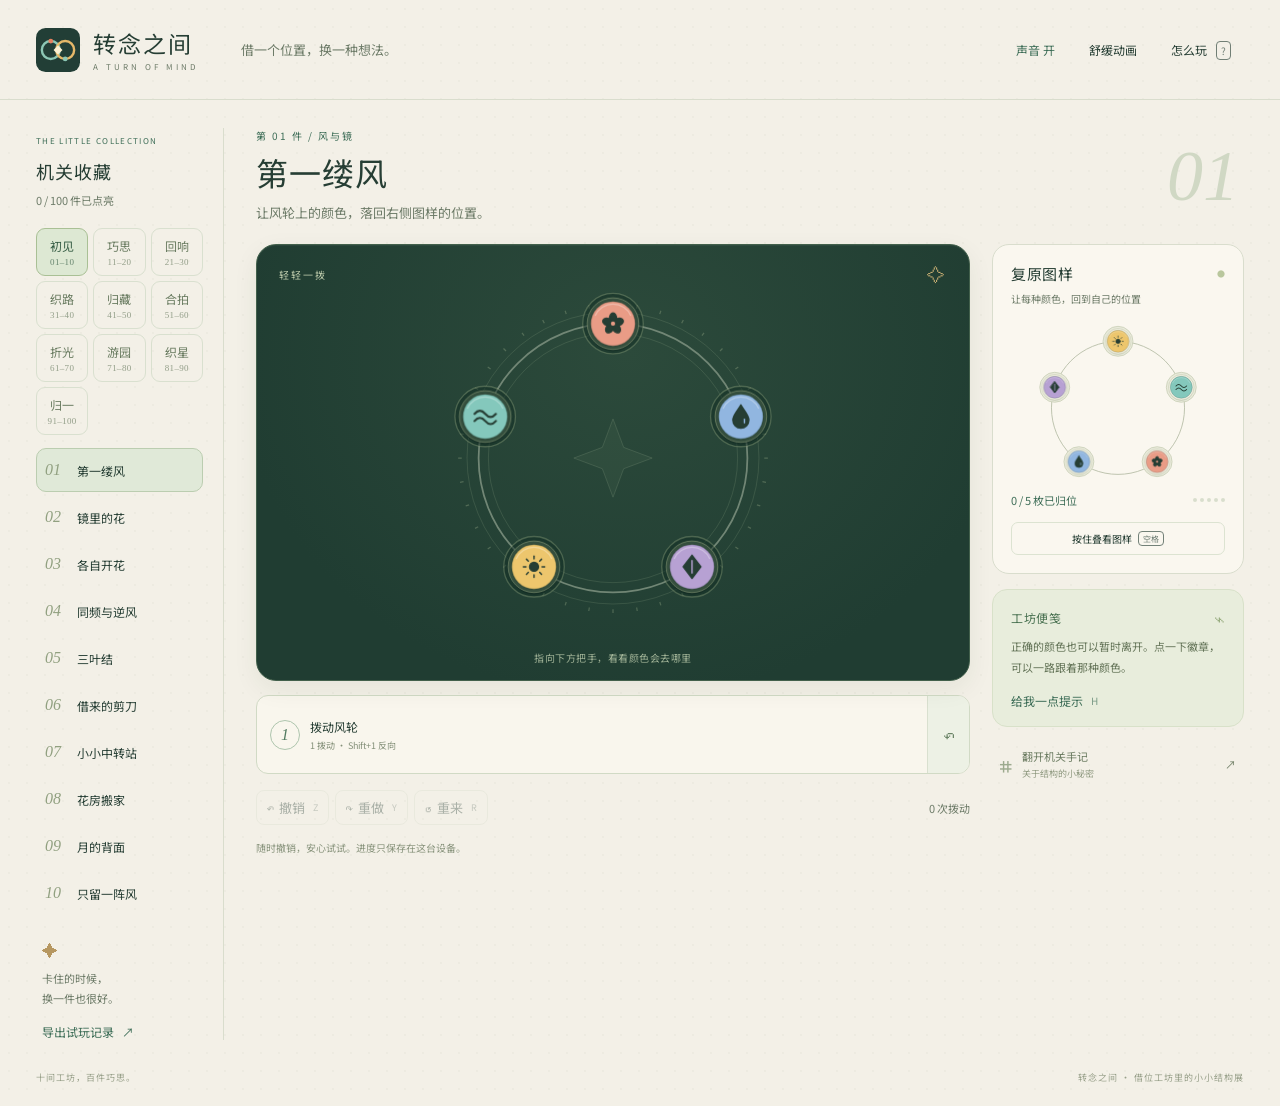
<file: index.html>
<!doctype html>
<html lang="zh-CN">
<head>
  <meta charset="utf-8">
  <meta name="viewport" content="width=device-width,initial-scale=1">
  <meta name="theme-color" content="#f3f0e7">
  <meta name="description" content="转念之间 A Turn of Mind：一百件小机关，十间借位工坊。借一个位置，换一种想法。">
  <title>转念之间 · A Turn of Mind</title>
  <link rel="icon" href="assets/icon.svg" type="image/svg+xml">
  <link rel="stylesheet" href="web-native/styles.css">
  <script defer src="web-native/levels.js"></script>
  <script defer src="web-native/engine.js"></script>
  <script defer src="web-native/render.js"></script>
  <script defer src="web-native/app.js"></script>
</head>
<body>
  <header class="site-header">
    <a class="brand" href="#" aria-label="转念之间，回到第一件机关"><img src="assets/icon.svg" width="44" height="44" alt=""><span>转念之间<small>A TURN OF MIND</small></span></a>
    <p class="header-poem">借一个位置，换一种想法。</p>
    <div class="header-actions"><button id="sound-toggle" class="quiet-button" aria-pressed="true">声音 开</button><button id="motion-toggle" class="quiet-button" aria-pressed="false">舒缓动画</button><button id="help-button" class="quiet-button">怎么玩 <span class="keycap">?</span></button></div>
  </header>
  <main class="app-shell">
    <aside class="cabinet" aria-label="机关展柜">
      <div class="cabinet-heading"><span class="eyebrow">THE LITTLE COLLECTION</span><h2>机关收藏</h2><p id="collection-progress">0 / 100 件已点亮</p></div>
      <div id="collection-tabs" class="collection-tabs" role="tablist" aria-label="选择工坊">
        <button class="collection-tab" data-collection="0" role="tab" aria-selected="true" aria-controls="level-list">初见<small>01–10</small></button>
        <button class="collection-tab" data-collection="1" role="tab" aria-selected="false" aria-controls="level-list">巧思<small>11–20</small></button>
        <button class="collection-tab" data-collection="2" role="tab" aria-selected="false" aria-controls="level-list">回响<small>21–30</small></button>
        <button class="collection-tab" data-collection="3" role="tab" aria-selected="false" aria-controls="level-list">织路<small>31–40</small></button>
        <button class="collection-tab" data-collection="4" role="tab" aria-selected="false" aria-controls="level-list">归藏<small>41–50</small></button>
        <button class="collection-tab" data-collection="5" role="tab" aria-selected="false" aria-controls="level-list">合拍<small>51–60</small></button>
        <button class="collection-tab" data-collection="6" role="tab" aria-selected="false" aria-controls="level-list">折光<small>61–70</small></button>
        <button class="collection-tab" data-collection="7" role="tab" aria-selected="false" aria-controls="level-list">游园<small>71–80</small></button>
        <button class="collection-tab" data-collection="8" role="tab" aria-selected="false" aria-controls="level-list">织星<small>81–90</small></button>
        <button class="collection-tab" data-collection="9" role="tab" aria-selected="false" aria-controls="level-list">归一<small>91–100</small></button>
      </div>
      <nav id="level-list" aria-label="选择关卡"></nav>
      <div class="cabinet-footer"><span class="tiny-spark">✦</span><p>卡住的时候，<br>换一件也很好。</p><button id="export-button" class="text-button">导出试玩记录 <span aria-hidden="true">↗</span></button></div>
    </aside>
    <section class="play-area" aria-label="工坊工作台">
      <div class="level-heading"><div><p id="level-chapter" class="eyebrow"></p><h1 id="level-title"></h1><p id="level-subtitle" class="subtitle"></p></div><div id="level-stamp" class="level-stamp" aria-hidden="true">01</div></div>
      <div class="play-grid">
        <div class="stage-column">
          <div id="stage" class="stage" aria-busy="false">
            <div class="stage-topline"><span id="stage-tag"></span><span class="stage-flower" aria-hidden="true">✧</span></div>
            <svg id="board" xmlns="http://www.w3.org/2000/svg" role="group" aria-label="当前机关"></svg>
            <div id="stage-caption" class="stage-caption">指向下方把手，看看颜色会去哪里</div>
            <div id="success-ribbon" class="success-ribbon" hidden><span>✦</span> 修好了 <span>✦</span></div>
          </div>
          <div id="tools" class="tools" aria-label="机关把手"></div>
          <div class="workbench-footer"><div class="history-buttons"><button id="undo-button" class="small-button" title="撤销 Z">↶ <span>撤销</span><kbd>Z</kbd></button><button id="redo-button" class="small-button" title="重做 Y">↷ <span>重做</span><kbd>Y</kbd></button><button id="reset-button" class="small-button" title="重来 R">↺ <span>重来</span><kbd>R</kbd></button></div><span id="move-count">0 次拨动</span></div>
          <p id="local-status" class="local-status">随时撤销，安心试试。进度只保存在这台设备。</p>
        </div>
        <aside class="side-column" aria-label="目标与提示">
          <section class="target-card"><div class="card-heading"><h2>复原图样</h2><span class="target-pin" aria-hidden="true">●</span></div><p class="card-subtitle">让每种颜色，回到自己的位置</p><svg id="target-board" xmlns="http://www.w3.org/2000/svg" role="img" aria-label="目标图样"></svg><div class="target-progress"><span id="matched-count"></span><div id="match-dots" aria-hidden="true"></div></div><button id="peek-button" class="peek-button" aria-pressed="false">按住叠看图样 <kbd>空格</kbd></button></section>
          <section class="hint-card"><div class="card-heading"><h2 id="hint-title">工坊便笺</h2><span aria-hidden="true">⌁</span></div><p id="hint-copy">正确的颜色也可以暂时离开。只需最后归位。</p><button id="hint-button" class="text-button">给我一点提示 <kbd>H</kbd></button></section>
          <section id="completion-card" class="completion-card" hidden aria-live="polite"><span class="eyebrow">A LITTLE DISCOVERY</span><p id="discovery"></p><button id="next-button" class="primary-button">下一件机关 <span>→</span></button></section>
          <button id="notes-button" class="notes-button"><span class="notes-icon" aria-hidden="true">⌗</span><span>翻开机关手记<small>关于结构的小秘密</small></span><span aria-hidden="true">↗</span></button>
        </aside>
      </div>
    </section>
  </main>
  <footer class="site-footer"><span>十间工坊，百件巧思。</span><span>转念之间 · 借位工坊里的小小结构展</span></footer>
  <dialog id="info-dialog"><button id="dialog-close" class="dialog-close" aria-label="关闭">×</button><span class="eyebrow">NOTES FROM THE WORKSHOP</span><h2 id="dialog-title"></h2><div id="dialog-body"></div><button id="dialog-return" class="primary-button">回到工坊</button></dialog>
  <div id="announcer" class="sr-only" role="status" aria-live="polite"></div>
  <noscript><p class="noscript">请启用 JavaScript，打开这间小工坊。</p></noscript>
</body>
</html>
</file>
<file: web-native/styles.css>
@font-face{font-family:Workshop;src:url('assets/WorkshopSans.ttf') format('truetype');font-weight:100 900;font-display:swap}
:root{--paper:#f3f0e7;--card:#faf7ef;--ink:#263e34;--muted:#6d7b68;--line:#d9ddcd;--green:#3d6d57;--stage:#203d32;--mint:#a1c9ae;--gold:#dcc18a;--radius:20px;color-scheme:light}
*{box-sizing:border-box}body{margin:0;background:var(--paper);color:var(--ink);font-family:Workshop,'Microsoft YaHei','PingFang SC',sans-serif;font-size:14px;-webkit-font-smoothing:antialiased;background-image:radial-gradient(#60735a0b .8px,transparent .8px);background-size:18px 18px}button,a{-webkit-tap-highlight-color:transparent}button{font:inherit;cursor:pointer;color:inherit;touch-action:manipulation}button:disabled{cursor:default}button:focus-visible,a:focus-visible,.piece:focus-visible{outline:2px solid #b8833b;outline-offset:4px}button{transition:background .16s,border-color .16s,transform .16s}button:not(:disabled):active{transform:translateY(1px)}[hidden]{display:none!important}h1,h2,p{margin:0}a{color:inherit}.site-header{height:100px;max-width:1512px;margin:0 auto;padding:24px 36px;display:flex;align-items:center;gap:42px;border-bottom:1px solid var(--line)}.brand{display:flex;align-items:center;gap:13px;text-decoration:none;flex-shrink:0}.brand>span{font-size:23px;line-height:1.5;letter-spacing:2px}.brand small{display:block;font-size:8px;letter-spacing:3px;color:var(--muted)}.header-poem{font-size:13px;color:var(--muted);flex:1}.header-actions{display:flex;gap:8px}.quiet-button{border:1px solid transparent;background:transparent;border-radius:9px;padding:10px 12px;font-size:12px;white-space:nowrap}.quiet-button:hover{background:#e8ecdf;border-color:#d4dcca}.quiet-button[aria-pressed=true]{color:var(--green)}.keycap,kbd{font:inherit;font-size:10px;opacity:.63;border:1px solid currentColor;padding:1px 4px;border-radius:4px;margin-left:6px}.app-shell{max-width:1512px;margin:0 auto;display:grid;grid-template-columns:188px minmax(0,1fr);gap:32px;padding:28px 36px 14px}.cabinet{border-right:1px solid var(--line);padding:0 20px 0 0;display:flex;flex-direction:column}.eyebrow{font-size:10px;letter-spacing:1.8px;color:var(--green);font-weight:500}.cabinet-heading .eyebrow{font-size:8px;letter-spacing:1.35px}.cabinet-heading h2{font-size:18px;font-weight:500;margin-top:10px;letter-spacing:1px}.cabinet-heading p{font-size:11px;color:var(--muted);margin:8px 0 20px}.level-link{border:1px solid transparent;background:transparent;border-radius:10px;width:100%;display:flex;align-items:center;gap:11px;text-align:left;padding:10px 8px;margin-bottom:3px;min-height:44px}.level-link:hover{background:#e8ecdf}.level-link[aria-current=true]{background:#e0e9d8;border-color:#bbcdb0}.level-number{font-family:Georgia,serif;font-style:italic;font-size:16px;min-width:21px;color:#91a080}.level-link.done .level-number{font-size:12px;color:var(--green);font-style:normal}.level-name{font-size:12px;white-space:nowrap}.cabinet-footer{margin-top:auto;padding:20px 6px 0}.tiny-spark{color:#b69760;font-size:16px}.cabinet-footer p{color:var(--muted);font-size:11px;line-height:1.8;margin:7px 0 14px}.text-button{padding:0;background:none;border:0;color:var(--green);font-size:12px;display:flex;gap:8px;align-items:center}.text-button:hover{text-decoration:underline;text-underline-offset:4px}.play-area{min-width:0}.level-heading{display:flex;justify-content:space-between;align-items:center;min-height:98px;padding-bottom:20px;gap:18px}.level-heading .eyebrow{letter-spacing:2px;font-size:10px;margin-bottom:9px}.level-heading h1{font-size:32px;font-weight:450;line-height:1.25;letter-spacing:1px}.subtitle{font-size:13px;line-height:1.8;color:var(--muted);margin-top:9px}.level-stamp{font-family:Georgia,serif;font-size:72px;font-style:italic;line-height:1;color:#d0d8c4;user-select:none;flex-shrink:0;padding-right:5px}.play-grid{display:grid;grid-template-columns:minmax(0,1fr) 252px;gap:22px;align-items:start}.stage-column{min-width:0}.stage{background:radial-gradient(ellipse at 52% 25%,#2c4a3b,var(--stage) 75%);border:1px solid #42604b;border-radius:var(--radius);position:relative;overflow:hidden;box-shadow:0 8px 26px #1d382511,inset 0 1px 0 #ffffff0b}.stage-topline{position:absolute;left:22px;right:22px;top:16px;display:flex;align-items:center;justify-content:space-between;pointer-events:none;color:#b9c7a8;font-size:10px;letter-spacing:2px}.stage-flower{font-size:18px;color:#c4ac72}#board{display:block;width:100%;aspect-ratio:5/3;min-height:310px;overflow:visible}.stage-caption{position:absolute;bottom:15px;left:10px;right:10px;text-align:center;color:#a1b397;font-size:10px;letter-spacing:.5px;pointer-events:none}.stage.is-peeking{box-shadow:0 0 0 3px #a5bd8c55}.stage.is-peeking .piece{opacity:.76}.success-ribbon{position:absolute;left:50%;bottom:10px;transform:translateX(-50%);color:#e9d5a2;display:flex;align-items:center;gap:18px;background:#234033;border:1px solid #bca36b44;padding:7px 22px;border-radius:30px;font-size:12px;white-space:nowrap;animation:arrive .4s ease-out}.stage.solved .stage-caption{opacity:0}.stage.solved{border-color:#a2b687}.stage.solved:after{content:'';pointer-events:none;position:absolute;inset:0;border-radius:inherit;box-shadow:inset 0 0 50px #e4bc5810}.tools{display:grid;grid-template-columns:repeat(var(--tool-count,2),minmax(0,1fr));gap:10px;margin-top:14px}.tool{border:1px solid #d1dac5;border-radius:12px;background:#f9f6ed;display:grid;grid-template-columns:minmax(0,1fr) 34px;overflow:hidden;transition:border-color .18s,box-shadow .18s}.tool:hover,.tool:focus-within{border-color:#91b499;box-shadow:0 3px 12px #496e4910}.tool-main{border:0;background:transparent;display:flex;align-items:center;gap:10px;padding:14px 10px 14px 13px;min-width:0;text-align:left;min-height:77px}.tool-main:disabled,.tool-inverse:disabled{opacity:.4}.tool-mark{height:30px;width:30px;border:1px solid #aec5ad;border-radius:50%;display:grid;place-items:center;color:#527b60;font-family:Georgia,serif;font-style:italic;font-size:16px;flex-shrink:0}.tool:nth-child(2) .tool-mark{border-color:#d5c49e;color:#a38044}.tool:nth-child(3) .tool-mark{border-color:#cbbbd8;color:#9b7eac}.tool-title{display:block;font-size:12px;line-height:1.5;white-space:nowrap}.tool-shortcut{display:block;color:#849079;font-size:9px;margin-top:3px}.tool-inverse{background:#edf1e5;border:0;border-left:1px solid #d9e0cf;font-size:20px;color:#6b8467;display:grid;place-items:center}.tool-inverse:hover{background:#dfe8d4}.tool.self-inverse{grid-template-columns:1fr}.tool-main:not(:disabled):hover{background:#eaf0e1}.tool.suggested{box-shadow:0 0 0 2px #c9ab6b}.workbench-footer{display:flex;align-items:center;justify-content:space-between;gap:10px;margin-top:16px}.history-buttons{display:flex;gap:6px}.small-button{background:transparent;border:1px solid var(--line);padding:7px 10px;border-radius:8px;display:flex;gap:5px;align-items:center;font-size:13px}.small-button kbd{margin-left:3px;border:0;padding:0;font-size:9px}.small-button:hover:not(:disabled){background:#e4ebdb}.small-button:disabled{opacity:.35}#move-count{font-size:11px;color:var(--muted);white-space:nowrap}.local-status{font-size:10px;color:#89947d;margin-top:14px;min-height:18px;line-height:1.8}.side-column{display:flex;flex-direction:column;gap:15px}.target-card{background:var(--card);border:1px solid var(--line);border-radius:17px;padding:18px}.card-heading{display:flex;justify-content:space-between;align-items:center;gap:10px}.card-heading h2{font-size:15px;font-weight:500;letter-spacing:.5px}.target-pin{font-size:8px;color:#b9c79d}.card-subtitle{font-size:10px;line-height:1.7;color:var(--muted);margin-top:6px}#target-board{display:block;width:100%;height:155px;overflow:visible;margin:7px auto 3px}.target-progress{display:flex;align-items:center;justify-content:space-between;gap:8px;font-size:11px;color:var(--green)}#match-dots{display:flex;gap:3px}#match-dots i{display:block;width:4px;height:4px;border-radius:50%;background:#d8decd}#match-dots i.on{background:#679574}.peek-button{width:100%;border:1px solid #dce3d1;border-radius:7px;background:transparent;padding:8px 5px;margin-top:14px;font-size:10px;user-select:none}.peek-button:hover,.peek-button[aria-pressed=true]{background:#e7eddc}.peek-button kbd{font-size:8px;margin-left:4px;vertical-align:1px}.hint-card{padding:17px 18px;background:#e8eddc;border:1px solid #d8e1c9;border-radius:15px}.hint-card .card-heading h2{font-size:12px;color:#4a7252}.hint-card .card-heading>span{color:#99ad80;font-size:20px;line-height:1}#hint-copy{font-size:11px;line-height:1.9;color:#647458;margin:9px 0 14px;min-height:40px}.hint-card kbd{border:0;margin:0;padding:0}.notes-button{display:flex;align-items:center;gap:10px;padding:5px 8px;border:0;background:none;text-align:left;font-size:11px;color:#6d7d63}.notes-button>span:nth-child(2){flex:1}.notes-button small{font-size:9px;display:block;color:#919b82;margin-top:3px}.notes-icon{font-size:23px;color:#9caa8e}.notes-button:hover{color:var(--green)}.completion-card{border:1px solid #cad7b8;background:#e3ebd5;border-radius:15px;padding:18px;animation:arrive .3s ease-out}.completion-card .eyebrow{font-size:8px;letter-spacing:1.2px}.completion-card p{font-size:12px;line-height:1.9;margin:10px 0 14px;color:#526a46}.primary-button{display:flex;justify-content:space-between;align-items:center;gap:20px;border:0;background:var(--green);color:#fbf7e9;border-radius:9px;padding:12px 16px;width:100%;font-size:12px}.primary-button:hover{background:#4c7d62}.primary-button:disabled{opacity:.5}.site-footer{max-width:1512px;margin:0 auto;padding:17px 36px 22px;display:flex;justify-content:space-between;color:#98a08a;font-size:9px;letter-spacing:1px}.socket{fill:#132f2580;stroke:#8ca17b66;stroke-width:1.5}.token-shadow{fill:#0b211c66}.token-rim{fill:#354f3e;stroke:#b7c39777;stroke-width:1}.token-face{fill:var(--token);stroke:#102e2340;stroke-width:1.5}.token-shine{stroke:#ffffff50;fill:none;stroke-width:1.4}.glyph{fill:#263e34;stroke:#263e34;stroke-width:1.6;stroke-linecap:round;stroke-linejoin:round}.piece{cursor:pointer;outline:none;transition:opacity .15s;will-change:transform}.piece:hover .token-rim,.piece:focus-visible .token-rim{stroke:#f1e2ac;stroke-width:2}.tracking-ring{fill:none;stroke:#f4df9c;stroke-width:1.5;stroke-dasharray:3 5;opacity:0;pointer-events:none}.piece.tracked .tracking-ring{opacity:1}.piece.affected .token-rim{stroke:#dce6b8;stroke-width:2}.piece.unaffected{opacity:.38}.slot-number{fill:#71916b;font-size:25px;text-anchor:middle}.engraving{stroke:#bacda22a;fill:none;stroke-width:1}.tick{stroke:#c6d4aa44;stroke-width:1.4;fill:none}.center-tick{stroke-width:1}.center-flower{fill:#b6c9a40c;stroke:#b6c9a430;stroke-width:1}.mirror-axis{stroke:#e8c89999;stroke-width:1.5;stroke-dasharray:5 7}.mirror-center{fill:#dfc48a33;stroke:#dfc48a66;stroke-width:1}.coupling{stroke:#b4c79877;stroke-width:2;fill:none}.room-orbit{stroke:#d4ba8166;stroke-dasharray:4 6;stroke-width:1.5;fill:none}.room-sill{stroke:#c1c79b66;stroke-width:2;fill:none}.triangle-ribbon{stroke-width:2;stroke-linejoin:round}.ribbon-one{fill:#8fc7b214;stroke:#8fc7b277}.ribbon-two{fill:#dbb47a0e;stroke:#dbb47a77}.scissors-track{stroke:#d8b77e99;stroke-width:2;fill:none}.center-moon{fill:#d6c59b33;stroke:none}.tide-trace{fill:none;stroke:#b99cc533;stroke-width:1;stroke-dasharray:5 6}.preview-line{fill:none;stroke-width:2.5;stroke-linecap:round;opacity:.8}.preview-arrow{fill:none;stroke-width:2.6;stroke-linecap:round;stroke-linejoin:round}.mini-board .socket{fill:#e9eadb;stroke:#c1c9ae}.mini-board .token-rim{fill:#efeee1;stroke:#b7c19e}.mini-board .token-shadow{fill:#3546321a}.mini-board .piece{cursor:default}.mini-board .engraving,.mini-board .tick{stroke:#a3b09733}.mini-board .triangle-ribbon{fill:#bfd0b514;stroke:#9ab199aa}.mini-board .mirror-axis,.mini-board .scissors-track{stroke:#b89d68aa}.mini-board .coupling,.mini-board .room-sill,.mini-board .room-orbit{stroke:#a0b08c99}.mini-board .tracking-ring{stroke:#8c713c}.mini-board .tide-trace{stroke:#b2a2b866}dialog{border:1px solid #d8dfc9;border-radius:23px;padding:38px;max-width:600px;width:calc(100% - 32px);background:var(--card);color:var(--ink);box-shadow:0 20px 70px #0f251d33}dialog::backdrop{background:#18342899;backdrop-filter:blur(3px)}dialog h2{font-size:27px;font-weight:450;margin:17px 0 20px;line-height:1.4}#dialog-body{font-size:13px;line-height:2;color:#65745c;max-height:58vh;overflow:auto}#dialog-body p{margin:12px 0}#dialog-body .group-fact{font-size:28px;color:var(--green);font-family:Georgia,serif;margin:8px 0}#dialog-body .generators{font-family:monospace;font-size:12px;background:#eaf0e1;border-radius:10px;padding:12px 16px;color:#4a684a;line-height:2;white-space:pre-line}#dialog-body .note-diagram{width:100%;height:150px}#dialog-body .help-grid{display:grid;grid-template-columns:110px 1fr;gap:7px 14px;font-size:12px;margin:18px 0}.dialog-close{position:absolute;right:15px;top:10px;background:none;border:0;font-size:26px;color:#8c997f;padding:8px}#dialog-return{margin-top:24px;width:auto;min-width:160px;display:block}.sr-only{position:absolute;width:1px;height:1px;padding:0;margin:-1px;overflow:hidden;clip:rect(0,0,0,0);white-space:nowrap;border:0}.noscript{margin:40px;text-align:center}@keyframes arrive{from{opacity:0;translate:0 5px}to{opacity:1;translate:0 0}}@media(min-width:1500px){.app-shell{gap:38px;grid-template-columns:200px minmax(0,1fr)}.play-grid{grid-template-columns:minmax(0,1fr) 270px;gap:26px}.level-link{min-height:48px}.level-name{font-size:13px}.tool-title{font-size:13px}.card-subtitle,#hint-copy{font-size:12px}}
@media(max-width:1150px){.site-header{padding:20px 24px;gap:20px}.header-poem{display:none}.header-actions{margin-left:auto}.app-shell{grid-template-columns:150px minmax(0,1fr);gap:20px;padding:24px}.cabinet{padding-right:12px}.level-link{gap:5px;padding:9px 4px}.level-name{font-size:11px}.play-grid{grid-template-columns:minmax(0,1fr) 220px;gap:14px}.level-heading h1{font-size:29px}.level-stamp{font-size:58px}.target-card,.hint-card,.completion-card{padding:14px}.tool-main{padding:12px 8px;gap:7px}.tool-mark{width:24px;height:24px;font-size:14px}.tool-title{font-size:11px}.tool{grid-template-columns:minmax(0,1fr) 28px}.small-button{padding:6px 7px}.small-button kbd{display:none}#board{min-height:300px}.stage-caption{font-size:9px}.cabinet-heading .eyebrow{font-size:7px;letter-spacing:.5px}}
@media(max-width:900px){.app-shell{display:flex;flex-direction:column-reverse;gap:24px;padding:20px}.cabinet{border:0;border-top:1px solid var(--line);padding:20px 0 0}.cabinet-heading{display:flex;align-items:baseline;gap:14px;flex-wrap:wrap}.cabinet-heading .eyebrow{display:none}.cabinet-heading h2{margin:0}.cabinet-heading p{margin:0}.cabinet nav{display:grid;grid-template-columns:repeat(5,1fr);gap:5px;margin-top:15px}.level-link{flex-direction:column;gap:4px;padding:10px 3px;min-height:65px;border-color:#e0e4d6}.cabinet-footer{display:flex;align-items:center;padding-top:12px;gap:12px}.cabinet-footer p{margin:0;font-size:10px}.cabinet-footer br{display:none}.cabinet-footer .text-button{margin-left:auto}.level-name{font-size:10px}.play-grid{grid-template-columns:minmax(0,1fr) 210px}.site-header{height:85px}.brand>span{font-size:21px}.header-actions{gap:2px}.quiet-button{padding:9px;font-size:10px}.site-footer{padding:12px 20px 20px}.level-heading{min-height:95px}.tool-shortcut{font-size:8px}}
@media(max-width:640px){.site-header{height:78px;padding:16px}.brand img{width:36px;height:36px}.brand{gap:8px}.brand>span{font-size:19px;letter-spacing:1px}.brand small{font-size:6px;letter-spacing:2px}.header-actions{gap:0}.quiet-button{padding:8px 6px;font-size:10px}#motion-toggle{display:none}.app-shell{padding:16px;gap:20px}.play-grid{grid-template-columns:1fr}.level-heading{padding-bottom:16px;min-height:104px;gap:8px}.level-heading h1{font-size:28px}.subtitle{font-size:12px;max-width:285px;line-height:1.8}.level-stamp{font-size:53px}.level-heading .eyebrow{font-size:9px;letter-spacing:1px}.stage-topline{top:13px;left:16px;right:16px;font-size:9px}#board{min-height:0;aspect-ratio:5/3}.stage-caption{font-size:9px;bottom:11px}.tools{gap:7px;margin-top:10px}.tool-main{padding:11px 8px;min-height:68px;gap:6px}.tool-title{font-size:11px}.tool-shortcut{font-size:8px}.tool-mark{display:none}.tool{grid-template-columns:minmax(0,1fr) 28px}.tool-inverse{font-size:18px}.workbench-footer{margin-top:12px}.side-column{display:grid;grid-template-columns:1fr 1fr;gap:12px}.target-card{padding:13px;grid-row:span 2}.card-heading h2{font-size:13px}.card-subtitle{font-size:9px;line-height:1.8}#target-board{height:120px;margin-top:3px}.target-progress{font-size:9px;flex-direction:column;align-items:flex-start;gap:7px}.peek-button{font-size:9px;margin-top:10px;padding:8px 3px}.peek-button kbd{display:none}.hint-card{padding:13px}#hint-copy{font-size:10px;min-height:0;margin-bottom:10px}.hint-card .text-button{font-size:10px}.notes-button{align-self:start;padding:4px;font-size:10px}.notes-button small{font-size:8px}.completion-card{padding:13px;grid-column:2}.completion-card p{font-size:11px}.completion-card .eyebrow{font-size:7px}.primary-button{padding:10px;font-size:11px;gap:8px}.side-column:has(.completion-card:not([hidden])) .hint-card{display:none}.side-column:has(.completion-card:not([hidden])) .notes-button{grid-column:2}.cabinet nav{grid-template-columns:repeat(5,minmax(0,1fr));gap:4px}.level-link{min-height:65px;justify-content:center}.level-name{font-size:9px;white-space:normal;text-align:center;line-height:1.7}.level-number{font-size:15px}.cabinet-heading h2{font-size:16px}.cabinet-heading p{font-size:10px}.cabinet-footer p{display:none}.cabinet-footer .text-button{font-size:11px}.local-status{font-size:9px;margin-top:10px}.site-footer{font-size:8px;letter-spacing:.2px;padding:8px 16px 18px}.small-button{font-size:12px;padding:7px 9px}#move-count{font-size:10px}.success-ribbon{padding:5px 18px;bottom:8px;font-size:10px}.header-poem{display:none}dialog{padding:28px 23px}dialog h2{font-size:24px}.stage .piece{cursor:pointer}.stage .tracking-ring{stroke-width:2}.site-header .keycap{display:none}}
@media(prefers-reduced-motion:reduce){*,*:before,*:after{animation-duration:.01ms!important;transition-duration:.01ms!important;scroll-behavior:auto!important}}

@media(min-width:641px){#board{height:clamp(300px,calc(100vh - 465px),460px);aspect-ratio:auto;min-height:300px}}
#target-board{height:175px}
@media(max-width:640px){#target-board{height:120px}}

.tool{grid-template-columns:minmax(0,1fr) 42px}.tool.self-inverse{grid-template-columns:1fr}
@media(max-width:640px){.tool{grid-template-columns:minmax(0,1fr) 36px}.tool.self-inverse{grid-template-columns:1fr}}

/* The second collection shares the original materials and has its own mechanisms. */
.collection-tabs{display:grid;grid-template-columns:1fr 1fr;gap:5px;margin:0 0 13px}
.collection-tab{border:1px solid #d9e0cf;background:transparent;border-radius:9px;padding:8px 3px;font-size:12px;color:#6a7c61}
.collection-tab small{display:block;font-family:Georgia,serif;font-size:9px;letter-spacing:1px;margin-top:3px;opacity:.7}
.collection-tab[aria-selected=true]{background:#dde8d3;border-color:#a9c095;color:#365d45}
.collection-tab:hover{background:#e6eddd}
.cube-edge{stroke:#a0b79b;stroke-width:1.7;fill:none;stroke-linecap:round}
.cube-edge.back-edge{stroke:#a0b79b77;stroke-dasharray:4 5}
.cube-face{fill:#a5d3c215;stroke:none}
.cube-face:nth-child(2){fill:#ddc8970c}
.cube-ground{fill:#09251e2e;stroke:#9aac8322;stroke-width:1}
.second-mirror-axis{stroke:#98c9bd99;stroke-width:1.5;stroke-dasharray:5 7;fill:none}
.rhythm-label{fill:#c0cbae99;font:13px Workshop,sans-serif;letter-spacing:2px;text-anchor:middle}
.room-pod{stroke:#87a17a40;stroke-width:76;stroke-linecap:round;fill:none}
.room-pod-line{stroke:#c5d5a733;stroke-width:66;stroke-linecap:round;fill:none}
.service-bracket{stroke:#d9bb8199;stroke-width:2;fill:none;stroke-linejoin:round}
.postal-route{stroke:#ddc69c44;stroke-width:1.5;stroke-dasharray:4 6;fill:none}
.mini-board .cube-edge{stroke:#8fa182}.mini-board .cube-edge.back-edge{stroke:#abb69f}
.mini-board .cube-face{fill:#9ab5a511}.mini-board .cube-ground{fill:#718c6810;stroke:none}
.mini-board .second-mirror-axis{stroke:#8fae9ba0}
.mini-board .room-pod{stroke:#c5d3b28c}.mini-board .room-pod-line{stroke:#e3e9d5}
.mini-board .postal-route{stroke:#b5a58188}
@media(max-width:900px){.collection-tabs{display:flex;gap:7px;margin:12px 0 0}.collection-tab{padding:7px 18px;display:flex;align-items:center;gap:8px}.collection-tab small{margin:0}.cabinet nav{margin-top:10px}}
@media(max-width:640px){.collection-tab{font-size:11px;padding:8px 16px}}

/* Collection three: bridges, a glass lantern, sliding windows and a star weave. */
.collection-tabs{grid-template-columns:repeat(var(--collection-count,3),minmax(0,1fr))}
.walking-bridge{fill:none;stroke-width:5;stroke-linecap:round}
.first-bridge{stroke:#97c9b383}.second-bridge{stroke:#dfbb7683}
.lantern-face{fill:#b6d5c417;stroke:none}.lantern-face:nth-child(2){fill:#d9c49b0c}
.lantern-edge{fill:none;stroke:#a6bd9bbb;stroke-width:1.6;stroke-linecap:round}
.frame-joint{fill:#d3dab5;stroke:#243e32;stroke-width:1.4}
.drawer-cabinet{fill:#adc29407;stroke:#9aad804a;stroke-width:1.2}
.window-pane{fill:#b2d5c510;stroke:none}
.window-bar{fill:none;stroke:#b4c79c88;stroke-width:3;stroke-linecap:round}
.window-port{fill:none;stroke:#dfc28f66;stroke-width:2;stroke-linecap:round}
.star-thread{fill:none;stroke:#97bca98c;stroke-width:1.5;stroke-linecap:round}
.star-circle{fill:#baa5d407;stroke:#bdaaD48c;stroke-width:1.8}
.book-frame{fill:#c7be9608;stroke:#b7c29244;stroke-width:1.2;stroke-linejoin:round}
.book-seam{fill:none;stroke:#cfbf9655;stroke-width:1;stroke-dasharray:4 8}
.bookmark-rail{fill:none;stroke:#a3bea188;stroke-width:2;stroke-linecap:round}
.woven-thread{fill:none;stroke:#cdb28a33;stroke-width:1.4;stroke-dasharray:4 6}
.echo-mirror{fill:none;stroke:#d9bc8599;stroke-width:1.4;stroke-dasharray:4 7}
.fixed-star-halo{fill:none;stroke:#d9c79577;stroke-width:1.4;stroke-dasharray:2 5}
.borrow-thread{fill:none;stroke:#d6bc8655;stroke-width:1.5}
.star-casket{fill:#a2b99c0c;stroke:#a7bc9477;stroke-width:1.6}
.casket-diagonal{fill:none;stroke:#bbaccc55;stroke-width:1.5;stroke-dasharray:5 7}
.petal-loop{fill:none;stroke-width:2.1;opacity:.68;stroke-linecap:round}
.petal-glass{stroke:none}.petal-0{fill:#9dceb20d}.petal-1{fill:#dfb67a0d}.petal-2{fill:#b8a1d10d}
.mini-board .first-bridge{stroke:#98bba17d}.mini-board .second-bridge{stroke:#c8ae777d}
.mini-board .lantern-edge{stroke:#829c7a}.mini-board .frame-joint{fill:#9fb18e;stroke:#e5e6d7}
.mini-board .lantern-face{fill:#bccda50e}.mini-board .drawer-cabinet{stroke:#c1cbaa}
.mini-board .window-bar{stroke:#9eaf88}.mini-board .window-pane{fill:#bcccad16}
.mini-board .star-thread{stroke:#90a587}.mini-board .star-circle{stroke:#b4a1c2}
.mini-board .book-frame{stroke:#bac4a7}.mini-board .bookmark-rail{stroke:#a6b494}
.mini-board .echo-mirror{stroke:#bda369}.mini-board .star-casket{stroke:#aab991}
.mini-board .fixed-star-halo{stroke:#b6a376}.mini-board .borrow-thread{stroke:#b3a27b}
.mini-board .petal-loop{opacity:.9;stroke-width:2.5}
@media(max-width:640px){.collection-tab{padding:8px;flex:1;justify-content:center;min-width:0}.collection-tabs{gap:6px}}

/* Five collections remain readable; four tools get a dedicated two-row layout. */
.collection-tabs{grid-template-columns:repeat(3,minmax(0,1fr))}
.tools[data-count="4"]{grid-template-columns:repeat(2,minmax(0,1fr))}
.tool:nth-child(4) .tool-mark{border-color:#d5a7b7;color:#aa7689}
.petal-3{fill:#d39aac0d}
.yard-rail{fill:none;stroke:#8eae8d55;stroke-width:6;stroke-linecap:round}
.yard-bridge{fill:none;stroke:#b6a0cc77;stroke-width:4;stroke-linecap:round;stroke-dasharray:6 7}
.yard-wheel{fill:#d6bf8111;stroke:none}.yard-wheel-edge{stroke:#d8bd8599;stroke-width:2;fill:none}
.turning-page{fill:#becdaf13;stroke:none}.page-edge{fill:none;stroke:#b5c29b99;stroke-width:2}
.page-binding{stroke:#cab58a66;stroke-width:1.1;fill:none}
.field-bridge{stroke:#b9a6cf44;stroke-width:1.5;stroke-dasharray:4 7;fill:none}
.pocket-track{stroke:#d1b48099;stroke-width:2;fill:none}
.star-post-route{stroke:#c4af8480;stroke-width:1.6;stroke-dasharray:4 5;fill:none}
.island-shore{stroke:#b7cc9d33;stroke-width:1.2;stroke-dasharray:3 7;fill:none}
.ferry-bridge{stroke:#dec38899;stroke-width:2;fill:none}
.shared-shaft{stroke:#acc99766;stroke-width:3;fill:none;stroke-dasharray:6 5}
.gate-plane{fill:#dec18410;stroke:#d9c18488;stroke-width:2;stroke-dasharray:4 6}
.compass-mirror{fill:#ddc79612;stroke:#c9b27955;stroke-width:1.3}
.mini-board .yard-rail{stroke:#bdc9ac}.mini-board .yard-bridge{stroke:#afa0ba}
.mini-board .yard-wheel-edge{stroke:#bba371}.mini-board .page-edge{stroke:#a6b693}
.mini-board .turning-page{fill:#c1cdb515}.mini-board .pocket-track{stroke:#b6a279}
.mini-board .field-bridge{stroke:#baaac099}.mini-board .star-post-route{stroke:#b4a37a99}
.mini-board .ferry-bridge{stroke:#b7a477}.mini-board .shared-shaft{stroke:#99ad88}
.mini-board .gate-plane{stroke:#bca77a}.mini-board .compass-mirror{stroke:#c3b287}
@media(max-width:900px){.collection-tabs{display:grid;grid-template-columns:repeat(5,minmax(0,1fr))}.collection-tab{padding:8px 5px;justify-content:center}}
@media(max-width:640px){.collection-tabs{grid-template-columns:repeat(3,minmax(0,1fr))}.collection-tab{padding:8px;gap:6px}}

/* Ten rooms: short names and ranges stay legible without shrinking the board. */
.collection-tab small{letter-spacing:.35px;font-variant-numeric:tabular-nums}
.level-heading>div:first-child{min-width:0}
.level-stamp{flex-shrink:0}
.beat-rim,.scale-rim,.star-port-rim{fill:none;stroke:#a7b899aa;stroke-width:2}
.beat-inner{fill:#c1caa708;stroke:#b8c99b2e;stroke-width:1}
.beat-count{fill:#c7cbaa6e;text-anchor:middle;font:italic 19px Georgia,serif}
.beat-link{fill:none;stroke:#bfc79940;stroke-width:1.5;stroke-dasharray:4 7}
.scale-glass{fill:#c2d3b708;stroke:#aec2a244;stroke-width:1.2}
.scale-center{fill:#dfc18807;stroke:#c6b59033;stroke-width:1;stroke-dasharray:2 9}
.fold-route{fill:none;stroke-width:1.8;opacity:.45;stroke-dasharray:5 6}
.leaf-nest{fill:#a5c59d10;stroke:#a5c59d44;stroke-width:1.2}
.tree-twig,.tree-branch,.tree-crown{fill:none;stroke-linecap:round}
.tree-twig{stroke:#a0c4ae99;stroke-width:2}.tree-branch{stroke:#d8b87b99;stroke-width:2.6}.tree-crown{stroke:#bfabd0aa;stroke-width:3}
.tree-joint{fill:#c2c9a8;stroke:#375044;stroke-width:2}
.gate-courtyard{fill:#c0cca90a;stroke:#9fb38c55;stroke-width:1.5}
.gate-walk{fill:none;stroke:#b5c6a444;stroke-width:2;stroke-dasharray:3 8}
.garden-door{fill:none;stroke:#d6bd8888;stroke-width:2;stroke-linecap:round}
.shuttle-track{fill:none;stroke:#92b18e55;stroke-width:8;stroke-linejoin:round}
.shuttle-return{fill:none;stroke:#c5b38b44;stroke-width:1.5;stroke-dasharray:4 7}
.shuttle-bridge{fill:none;stroke-width:3}.shuttle-0{stroke:#9cc8b299}.shuttle-1{stroke:#dec18b99}
.far-route{fill:none;stroke:#cbb5d080;stroke-width:1.8;stroke-linecap:round}
.far-dock{fill:#ceb4840b;stroke:#dbc28c88;stroke-width:1.5;stroke-dasharray:3 6}
.echo-triangle{fill:none;stroke:#c8add699;stroke-width:2;stroke-dasharray:5 5}
.hinged-rim{fill:none;stroke-width:2}.hinged-rim.hinged-0{stroke:#99c6af99}.hinged-rim.hinged-1{stroke:#d9bc8499}
.hinged-pane{stroke-width:1}.hinged-pane.hinged-0{fill:#98c7b010;stroke:#99c6af44}.hinged-pane.hinged-1{fill:#d7bd8510;stroke:#d9bc8444}
.post-road{fill:none;stroke-width:3;opacity:.65;stroke-linecap:round}
.post-pavilion{fill:#bad1a40d;stroke:#b3c39a77;stroke-width:1.5}.post-roof{fill:none;stroke:#d6bb8899;stroke-width:2}
.letter-envelope{fill:#cdb78b0c;stroke:#d3bd8b55;stroke-width:1.5}.letter-fold{fill:none;stroke:#d3bd8b66;stroke-width:1.4}
.century-seal{fill:#d3c59906;stroke:#caba9266;stroke-width:1.3;stroke-dasharray:2 6}
.century-number{fill:#e2cf9f66;text-anchor:middle;font:italic 34px Georgia,serif;letter-spacing:5px}
.mini-board .beat-rim,.mini-board .scale-rim,.mini-board .star-port-rim{stroke:#9bad8b}
.mini-board .fold-route,.mini-board .far-route{opacity:.8;stroke:#a895b2}
.mini-board .tree-twig{stroke:#91b19a}.mini-board .tree-branch{stroke:#b6a478}.mini-board .tree-crown{stroke:#ab9bb7}
.mini-board .tree-joint{fill:#c3ceb2;stroke:#92a580}.mini-board .leaf-nest{fill:#bdcbae0e;stroke:#b6c4a5}
.mini-board .gate-courtyard,.mini-board .gate-walk{stroke:#aabd98}.mini-board .garden-door{stroke:#b6a478}
.mini-board .shuttle-track{stroke:#b6c6a888}.mini-board .shuttle-0{stroke:#97b8a2}.mini-board .shuttle-1{stroke:#bea97d}
.mini-board .far-dock{stroke:#b5a479}.mini-board .echo-triangle{stroke:#b7a0c2}
.mini-board .hinged-rim.hinged-0{stroke:#9cb797}.mini-board .hinged-rim.hinged-1{stroke:#c0aa7a}
.mini-board .post-pavilion{stroke:#9fae8f}.mini-board .century-seal{stroke:#c2b38966}
@media(max-width:900px){.collection-tabs{grid-template-columns:repeat(5,minmax(0,1fr))}.collection-tab{display:flex;flex-direction:column;gap:3px;padding:8px 4px}.collection-tab small{font-size:9px}}
@media(max-width:640px){.collection-tabs{gap:5px}.collection-tab{font-size:11px}.level-stamp{font-size:45px}.level-heading{gap:6px}.tool-title{white-space:normal;overflow-wrap:anywhere}}
</file>
